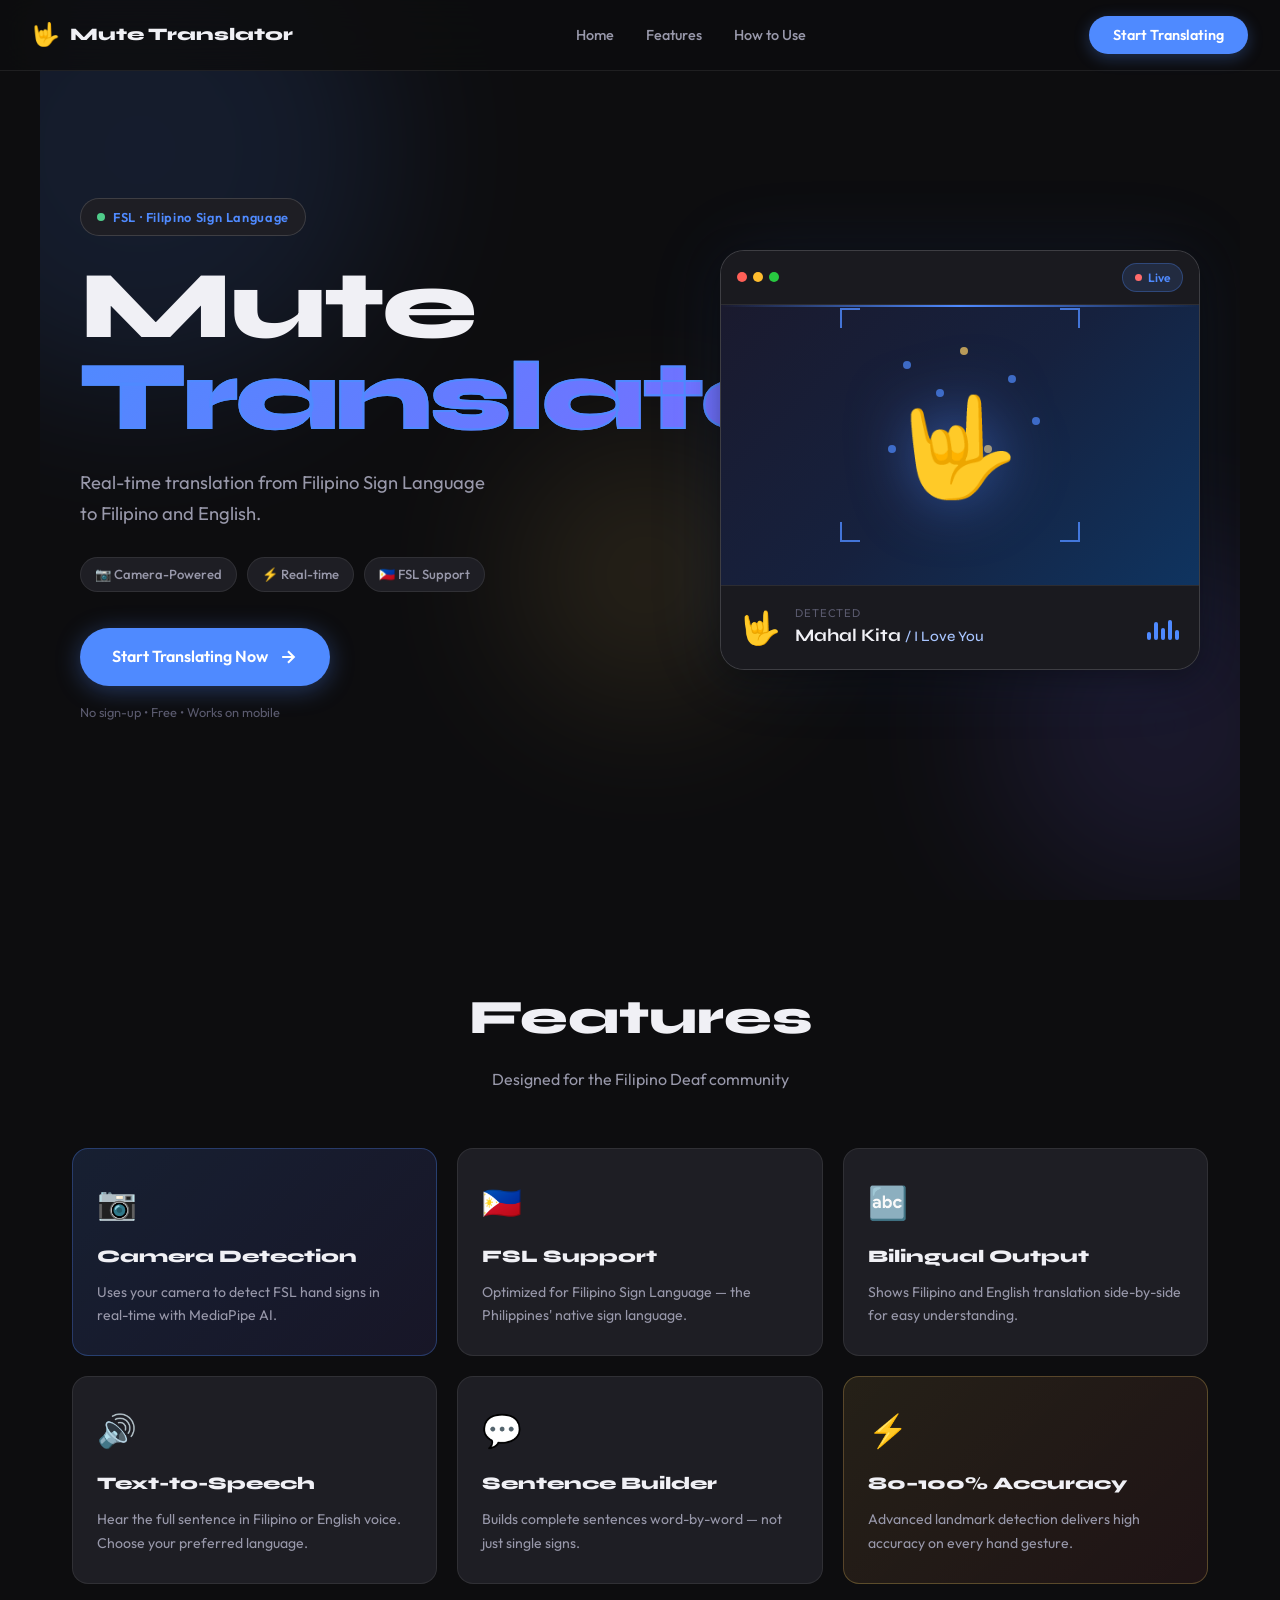
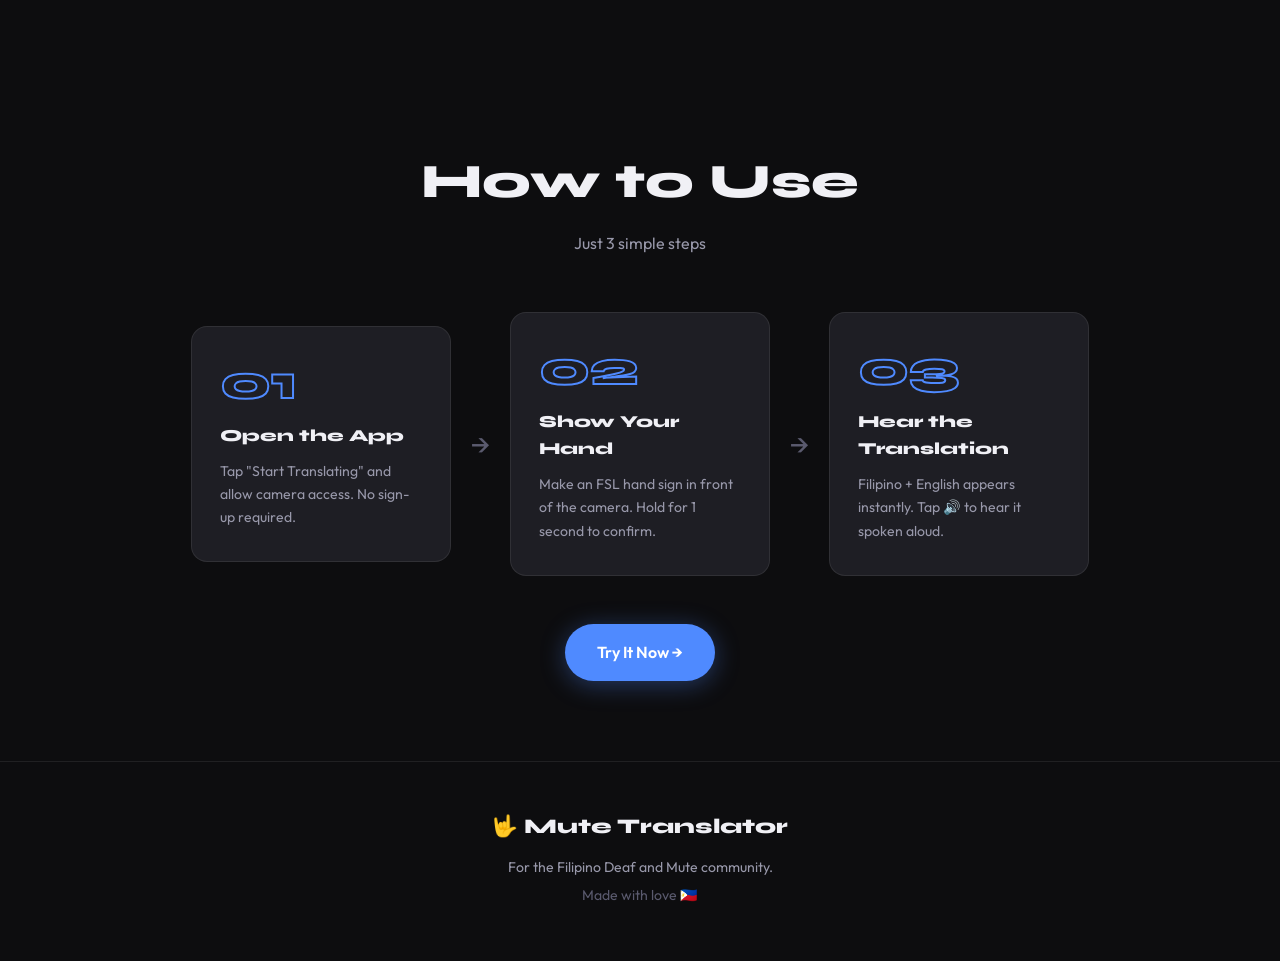
<file: index.html>
<!DOCTYPE html>
<html lang="en">
<head>
  <meta charset="UTF-8" />
  <meta name="viewport" content="width=device-width, initial-scale=1.0" />
  <title>Mute Translator — FSL to Filipino + English</title>
  <link rel="preconnect" href="https://fonts.googleapis.com" />
  <link rel="preconnect" href="https://fonts.gstatic.com" crossorigin />
  <link href="https://fonts.googleapis.com/css2?family=Syne:wght@700;800;900&family=Outfit:wght@300;400;500;600&display=swap" rel="stylesheet" />
  <link rel="stylesheet" href="css/style.css" />
  <link rel="stylesheet" href="css/landing.css" />
</head>
<body>

  <!-- NAV -->
  <nav class="navbar">
    <div class="nav-logo">
      <span class="nav-icon">🤟</span>
      <span class="nav-brand">Mute Translator</span>
    </div>
    <ul class="nav-links">
      <li><a href="#home">Home</a></li>
      <li><a href="#features">Features</a></li>
      <li><a href="#how">How to Use</a></li>
    </ul>
    <button class="nav-cta" onclick="window.location.href='app.html'">Start Translating</button>
    <button class="nav-hamburger" id="hamburger" aria-label="Menu">
      <span></span><span></span><span></span>
    </button>
  </nav>

  <!-- MOBILE MENU -->
  <div class="mobile-menu" id="mobileMenu">
    <a href="#home" onclick="closeMobile()">Home</a>
    <a href="#features" onclick="closeMobile()">Features</a>
    <a href="#how" onclick="closeMobile()">How to Use</a>
    <a href="app.html" class="mobile-cta">Start Translating →</a>
  </div>

  <!-- HERO -->
  <section class="hero" id="home">
    <div class="hero-bg">
      <div class="blob blob-1"></div>
      <div class="blob blob-2"></div>
      <div class="blob blob-3"></div>
    </div>
    <div class="hero-content">
      <div class="hero-badge">
        <span class="badge-dot"></span>
        FSL · Filipino Sign Language
      </div>
      <h1 class="hero-title">
        Mute<br/>
        <span class="title-accent">Translator</span>
      </h1>
      <p class="hero-sub">
        Real-time translation from Filipino Sign Language<br/>
        to Filipino and English.
      </p>
      <div class="hero-tags">
        <span>📷 Camera-Powered</span>
        <span>⚡ Real-time</span>
        <span>🇵🇭 FSL Support</span>
      </div>
      <a href="app.html" class="hero-btn">
        <span>Start Translating Now</span>
        <svg width="20" height="20" viewBox="0 0 24 24" fill="none" stroke="currentColor" stroke-width="2.5"><path d="M5 12h14M12 5l7 7-7 7"/></svg>
      </a>
      <p class="hero-note">No sign-up • Free • Works on mobile</p>
    </div>
    <div class="hero-visual">
      <div class="camera-card">
        <div class="camera-top">
          <div class="camera-dots">
            <span></span><span></span><span></span>
          </div>
          <div class="live-badge">
            <span class="live-dot"></span> Live
          </div>
        </div>
        <div class="camera-feed">
          <div class="scan-line"></div>
          <div class="hand-demo">
            <div class="hand-emoji">🤟</div>
            <div class="corner tl"></div>
            <div class="corner tr"></div>
            <div class="corner bl"></div>
            <div class="corner br"></div>
          </div>
          <div class="landmark-dots">
            <span style="top:30%;left:45%"></span>
            <span style="top:20%;left:38%"></span>
            <span style="top:15%;left:50%"></span>
            <span style="top:25%;left:60%"></span>
            <span style="top:40%;left:65%"></span>
            <span style="top:50%;left:55%"></span>
            <span style="top:55%;left:42%"></span>
            <span style="top:50%;left:35%"></span>
          </div>
        </div>
        <div class="detection-result">
          <div class="result-icon">🤟</div>
          <div class="result-text">
            <div class="result-label">Detected</div>
            <div class="result-main">Mahal Kita <span class="result-en">/ I Love You</span></div>
          </div>
          <div class="result-wave">
            <span></span><span></span><span></span><span></span><span></span>
          </div>
        </div>
      </div>
    </div>
  </section>

  <!-- FEATURES -->
  <section class="features" id="features">
    <div class="features-header">
      <h2>Features</h2>
      <p>Designed for the Filipino Deaf community</p>
    </div>
    <div class="features-grid">
      <div class="feat-card feat-primary">
        <div class="feat-icon">📷</div>
        <h3>Camera Detection</h3>
        <p>Uses your camera to detect FSL hand signs in real-time with MediaPipe AI.</p>
      </div>
      <div class="feat-card">
        <div class="feat-icon">🇵🇭</div>
        <h3>FSL Support</h3>
        <p>Optimized for Filipino Sign Language — the Philippines' native sign language.</p>
      </div>
      <div class="feat-card">
        <div class="feat-icon">🔤</div>
        <h3>Bilingual Output</h3>
        <p>Shows Filipino and English translation side-by-side for easy understanding.</p>
      </div>
      <div class="feat-card">
        <div class="feat-icon">🔊</div>
        <h3>Text-to-Speech</h3>
        <p>Hear the full sentence in Filipino or English voice. Choose your preferred language.</p>
      </div>
      <div class="feat-card">
        <div class="feat-icon">💬</div>
        <h3>Sentence Builder</h3>
        <p>Builds complete sentences word-by-word — not just single signs.</p>
      </div>
      <div class="feat-card feat-accent">
        <div class="feat-icon">⚡</div>
        <h3>80–100% Accuracy</h3>
        <p>Advanced landmark detection delivers high accuracy on every hand gesture.</p>
      </div>
    </div>
  </section>

  <!-- HOW IT WORKS -->
  <section class="how" id="how">
    <div class="how-header">
      <h2>How to Use</h2>
      <p>Just 3 simple steps</p>
    </div>
    <div class="how-steps">
      <div class="step">
        <div class="step-num">01</div>
        <div class="step-content">
          <h3>Open the App</h3>
          <p>Tap "Start Translating" and allow camera access. No sign-up required.</p>
        </div>
      </div>
      <div class="step-divider">→</div>
      <div class="step">
        <div class="step-num">02</div>
        <div class="step-content">
          <h3>Show Your Hand</h3>
          <p>Make an FSL hand sign in front of the camera. Hold for 1 second to confirm.</p>
        </div>
      </div>
      <div class="step-divider">→</div>
      <div class="step">
        <div class="step-num">03</div>
        <div class="step-content">
          <h3>Hear the Translation</h3>
          <p>Filipino + English appears instantly. Tap 🔊 to hear it spoken aloud.</p>
        </div>
      </div>
    </div>
    <div class="how-cta">
      <a href="app.html" class="hero-btn">Try It Now →</a>
    </div>
  </section>

  <!-- FOOTER -->
  <footer class="footer">
    <div class="footer-logo">🤟 Mute Translator</div>
    <p>For the Filipino Deaf and Mute community.</p>
    <p class="footer-note">Made with love 🇵🇭</p>
  </footer>

  <script src="js/main.js"></script>
</body>
</html>
</file>
<file: css/style.css>
/* ============================================
   MUTE TRANSLATOR — GLOBAL STYLES
   ============================================ */

:root {
  --bg: #0d0d0f;
  --bg2: #131316;
  --bg3: #1a1a1f;
  --card: #1e1e24;
  --card2: #252530;
  --border: rgba(255,255,255,0.08);
  --border2: rgba(255,255,255,0.14);

  --accent: #4f8aff;
  --accent2: #7b6bff;
  --accent3: #ff6b6b;
  --accent-glow: rgba(79,138,255,0.25);

  --fil: #ffd166;       /* Filipino text color */
  --en: #a8c5ff;        /* English text color */

  --text: #f0f0f5;
  --text2: #9898aa;
  --text3: #5a5a6e;

  --success: #4fcc8a;
  --warning: #ffb347;

  --radius: 16px;
  --radius-sm: 10px;
  --radius-lg: 24px;

  --font-display: 'Syne', sans-serif;
  --font-body: 'Outfit', sans-serif;

  --shadow: 0 8px 32px rgba(0,0,0,0.4);
  --shadow-accent: 0 4px 24px rgba(79,138,255,0.3);
}

/* RESET */
*, *::before, *::after {
  box-sizing: border-box;
  margin: 0;
  padding: 0;
}

html {
  scroll-behavior: smooth;
}

body {
  font-family: var(--font-body);
  background: var(--bg);
  color: var(--text);
  line-height: 1.6;
  overflow-x: hidden;
  -webkit-font-smoothing: antialiased;
}

/* SCROLLBAR */
::-webkit-scrollbar { width: 6px; }
::-webkit-scrollbar-track { background: var(--bg2); }
::-webkit-scrollbar-thumb { background: var(--card2); border-radius: 3px; }

/* ============================================
   NAVBAR
   ============================================ */
.navbar {
  position: fixed;
  top: 0; left: 0; right: 0;
  z-index: 100;
  display: flex;
  align-items: center;
  justify-content: space-between;
  padding: 16px 32px;
  background: rgba(13,13,15,0.85);
  backdrop-filter: blur(20px);
  -webkit-backdrop-filter: blur(20px);
  border-bottom: 1px solid var(--border);
}

.nav-logo {
  display: flex;
  align-items: center;
  gap: 10px;
  font-family: var(--font-display);
  font-weight: 800;
  font-size: 1.1rem;
  color: var(--text);
}

.nav-icon { font-size: 1.4rem; }

.nav-links {
  display: flex;
  list-style: none;
  gap: 32px;
}

.nav-links a {
  text-decoration: none;
  color: var(--text2);
  font-size: 0.9rem;
  font-weight: 500;
  transition: color 0.2s;
}

.nav-links a:hover { color: var(--text); }

.nav-cta {
  background: var(--accent);
  color: white;
  border: none;
  padding: 10px 24px;
  border-radius: 50px;
  font-family: var(--font-body);
  font-size: 0.9rem;
  font-weight: 600;
  cursor: pointer;
  transition: all 0.2s;
  box-shadow: 0 4px 16px rgba(79,138,255,0.3);
}

.nav-cta:hover {
  transform: translateY(-2px);
  box-shadow: 0 6px 24px rgba(79,138,255,0.45);
}

.nav-hamburger {
  display: none;
  flex-direction: column;
  gap: 5px;
  background: none;
  border: none;
  cursor: pointer;
  padding: 4px;
}

.nav-hamburger span {
  display: block;
  width: 24px;
  height: 2px;
  background: var(--text);
  border-radius: 2px;
  transition: all 0.3s;
}

/* MOBILE MENU */
.mobile-menu {
  display: none;
  position: fixed;
  top: 65px; left: 0; right: 0;
  z-index: 99;
  background: var(--bg2);
  border-bottom: 1px solid var(--border);
  flex-direction: column;
  padding: 16px 24px 24px;
  gap: 16px;
}

.mobile-menu.open { display: flex; }

.mobile-menu a {
  color: var(--text2);
  text-decoration: none;
  font-size: 1rem;
  font-weight: 500;
  padding: 8px 0;
  border-bottom: 1px solid var(--border);
}

.mobile-menu .mobile-cta {
  color: var(--accent);
  border: none;
  font-weight: 600;
  margin-top: 8px;
}

/* RESPONSIVE NAV */
@media (max-width: 768px) {
  .nav-links, .nav-cta { display: none; }
  .nav-hamburger { display: flex; }
  .navbar { padding: 14px 20px; }
}

/* HERO BTN */
.hero-btn {
  display: inline-flex;
  align-items: center;
  gap: 10px;
  background: var(--accent);
  color: white;
  text-decoration: none;
  padding: 16px 32px;
  border-radius: 50px;
  font-family: var(--font-body);
  font-size: 1rem;
  font-weight: 600;
  transition: all 0.25s;
  box-shadow: 0 4px 24px rgba(79,138,255,0.35);
}

.hero-btn:hover {
  transform: translateY(-3px);
  box-shadow: 0 8px 32px rgba(79,138,255,0.5);
}

/* SECTION SPACING */
section {
  padding: 80px 32px;
  max-width: 1200px;
  margin: 0 auto;
}

@media (max-width: 768px) {
  section { padding: 60px 20px; }
}
</file>
<file: css/landing.css>
/* ============================================
   LANDING PAGE STYLES
   ============================================ */

/* HERO */
.hero {
  min-height: 100vh;
  padding-top: 100px;
  display: flex;
  align-items: center;
  justify-content: space-between;
  gap: 48px;
  position: relative;
  max-width: 1200px;
  margin: 0 auto;
  padding-left: 40px;
  padding-right: 40px;
  overflow: hidden;
}

.hero-bg {
  position: absolute;
  inset: 0;
  pointer-events: none;
  z-index: 0;
}

.blob {
  position: absolute;
  border-radius: 50%;
  filter: blur(80px);
  opacity: 0.12;
}

.blob-1 {
  width: 500px; height: 500px;
  background: var(--accent);
  top: -100px; left: -150px;
  animation: blobMove 8s ease-in-out infinite;
}

.blob-2 {
  width: 350px; height: 350px;
  background: var(--accent2);
  bottom: 0; right: -100px;
  animation: blobMove 10s ease-in-out infinite reverse;
}

.blob-3 {
  width: 250px; height: 250px;
  background: var(--fil);
  top: 50%; left: 40%;
  animation: blobMove 12s ease-in-out infinite 2s;
}

@keyframes blobMove {
  0%, 100% { transform: translate(0,0) scale(1); }
  33% { transform: translate(20px,-20px) scale(1.05); }
  66% { transform: translate(-15px,15px) scale(0.95); }
}

.hero-content {
  flex: 1;
  max-width: 540px;
  position: relative;
  z-index: 1;
  animation: fadeUp 0.8s ease both;
}

.hero-badge {
  display: inline-flex;
  align-items: center;
  gap: 8px;
  background: var(--card);
  border: 1px solid var(--border2);
  padding: 8px 16px;
  border-radius: 50px;
  font-size: 0.8rem;
  font-weight: 600;
  color: var(--accent);
  letter-spacing: 0.05em;
  margin-bottom: 24px;
}

.badge-dot {
  width: 8px; height: 8px;
  background: var(--success);
  border-radius: 50%;
  animation: pulse 2s ease-in-out infinite;
}

.hero-title {
  font-family: var(--font-display);
  font-size: clamp(3.5rem, 8vw, 6rem);
  font-weight: 900;
  line-height: 0.95;
  color: var(--text);
  margin-bottom: 24px;
  letter-spacing: -0.02em;
}

.title-accent {
  color: transparent;
  -webkit-text-stroke: 2px var(--accent);
  background: linear-gradient(135deg, var(--accent), var(--accent2));
  -webkit-background-clip: text;
  -webkit-text-fill-color: transparent;
  background-clip: text;
}

.hero-sub {
  font-size: 1.15rem;
  color: var(--text2);
  margin-bottom: 28px;
  line-height: 1.7;
  font-weight: 400;
}

.hero-tags {
  display: flex;
  flex-wrap: wrap;
  gap: 10px;
  margin-bottom: 36px;
}

.hero-tags span {
  background: var(--card);
  border: 1px solid var(--border);
  padding: 6px 14px;
  border-radius: 50px;
  font-size: 0.82rem;
  font-weight: 500;
  color: var(--text2);
}

.hero-note {
  margin-top: 16px;
  font-size: 0.8rem;
  color: var(--text3);
}

/* CAMERA CARD VISUAL */
.hero-visual {
  flex: 1;
  max-width: 480px;
  position: relative;
  z-index: 1;
  animation: fadeUp 0.8s ease 0.2s both;
}

.camera-card {
  background: var(--card);
  border: 1px solid var(--border2);
  border-radius: var(--radius-lg);
  overflow: hidden;
  box-shadow: var(--shadow), 0 0 80px rgba(79,138,255,0.1);
}

.camera-top {
  display: flex;
  align-items: center;
  justify-content: space-between;
  padding: 12px 16px;
  background: var(--bg3);
  border-bottom: 1px solid var(--border);
}

.camera-dots {
  display: flex;
  gap: 6px;
}

.camera-dots span {
  width: 10px; height: 10px;
  border-radius: 50%;
  background: var(--border2);
}

.camera-dots span:nth-child(1) { background: #ff5f57; }
.camera-dots span:nth-child(2) { background: #febc2e; }
.camera-dots span:nth-child(3) { background: #28c840; }

.live-badge {
  display: flex;
  align-items: center;
  gap: 6px;
  background: rgba(79,138,255,0.15);
  border: 1px solid rgba(79,138,255,0.3);
  padding: 4px 12px;
  border-radius: 50px;
  font-size: 0.75rem;
  font-weight: 600;
  color: var(--accent);
}

.live-dot {
  width: 7px; height: 7px;
  background: var(--accent3);
  border-radius: 50%;
  animation: pulse 1.5s ease-in-out infinite;
}

.camera-feed {
  position: relative;
  height: 280px;
  background: linear-gradient(135deg, #1a1a2e, #16213e, #0f3460);
  display: flex;
  align-items: center;
  justify-content: center;
  overflow: hidden;
}

.scan-line {
  position: absolute;
  top: 0; left: 0; right: 0;
  height: 2px;
  background: linear-gradient(90deg, transparent, var(--accent), transparent);
  animation: scanDown 3s ease-in-out infinite;
}

@keyframes scanDown {
  0% { top: 0; opacity: 0; }
  10% { opacity: 1; }
  90% { opacity: 1; }
  100% { top: 100%; opacity: 0; }
}

.hand-demo {
  position: relative;
  z-index: 2;
}

.hand-emoji {
  font-size: 6rem;
  filter: drop-shadow(0 0 30px rgba(79,138,255,0.5));
  animation: handFloat 3s ease-in-out infinite;
}

@keyframes handFloat {
  0%, 100% { transform: translateY(0) rotate(-5deg); }
  50% { transform: translateY(-12px) rotate(5deg); }
}

.corner {
  position: absolute;
  width: 20px; height: 20px;
  border-color: var(--accent);
  border-style: solid;
  opacity: 0.8;
}

.corner.tl { top: -60px; left: -60px; border-width: 2px 0 0 2px; }
.corner.tr { top: -60px; right: -60px; border-width: 2px 2px 0 0; }
.corner.bl { bottom: -20px; left: -60px; border-width: 0 0 2px 2px; }
.corner.br { bottom: -20px; right: -60px; border-width: 0 2px 2px 0; }

.landmark-dots span {
  position: absolute;
  width: 8px; height: 8px;
  background: var(--accent);
  border-radius: 50%;
  opacity: 0.7;
  animation: dotPulse 2s ease-in-out infinite;
}

.landmark-dots span:nth-child(even) { animation-delay: 0.5s; }
.landmark-dots span:nth-child(3n) { background: var(--fil); animation-delay: 1s; }

@keyframes dotPulse {
  0%, 100% { transform: scale(1); opacity: 0.7; }
  50% { transform: scale(1.5); opacity: 1; }
}

.detection-result {
  display: flex;
  align-items: center;
  gap: 14px;
  padding: 16px 20px;
  background: var(--bg3);
  border-top: 1px solid var(--border);
}

.result-icon { font-size: 2rem; }

.result-text { flex: 1; }
.result-label { font-size: 0.7rem; color: var(--text3); text-transform: uppercase; letter-spacing: 0.08em; }
.result-main { font-size: 1.1rem; font-weight: 700; font-family: var(--font-display); }
.result-en { color: var(--en); font-size: 0.9rem; font-weight: 500; }

.result-wave {
  display: flex;
  align-items: flex-end;
  gap: 3px;
  height: 24px;
}

.result-wave span {
  width: 4px;
  background: var(--accent);
  border-radius: 2px;
  animation: wave 1s ease-in-out infinite;
}

.result-wave span:nth-child(1) { height: 8px; animation-delay: 0s; }
.result-wave span:nth-child(2) { height: 18px; animation-delay: 0.1s; }
.result-wave span:nth-child(3) { height: 12px; animation-delay: 0.2s; }
.result-wave span:nth-child(4) { height: 20px; animation-delay: 0.3s; }
.result-wave span:nth-child(5) { height: 10px; animation-delay: 0.4s; }

@keyframes wave {
  0%, 100% { transform: scaleY(1); }
  50% { transform: scaleY(0.4); }
}

/* FEATURES */
.features {
  padding-top: 80px;
}

.features-header, .how-header {
  text-align: center;
  margin-bottom: 56px;
}

.features-header h2, .how-header h2 {
  font-family: var(--font-display);
  font-size: clamp(2rem, 4vw, 3rem);
  font-weight: 900;
  margin-bottom: 10px;
}

.features-header p, .how-header p {
  color: var(--text2);
  font-size: 1rem;
}

.features-grid {
  display: grid;
  grid-template-columns: repeat(3, 1fr);
  gap: 20px;
}

.feat-card {
  background: var(--card);
  border: 1px solid var(--border);
  border-radius: var(--radius);
  padding: 28px 24px;
  transition: all 0.3s;
}

.feat-card:hover {
  border-color: var(--border2);
  transform: translateY(-4px);
  box-shadow: var(--shadow);
}

.feat-card.feat-primary {
  background: linear-gradient(135deg, rgba(79,138,255,0.15), rgba(123,107,255,0.1));
  border-color: rgba(79,138,255,0.3);
  grid-column: span 1;
}

.feat-card.feat-accent {
  background: linear-gradient(135deg, rgba(255,209,102,0.1), rgba(255,107,107,0.08));
  border-color: rgba(255,209,102,0.25);
}

.feat-icon { font-size: 2rem; margin-bottom: 14px; }

.feat-card h3 {
  font-family: var(--font-display);
  font-size: 1.1rem;
  font-weight: 800;
  margin-bottom: 10px;
}

.feat-card p {
  color: var(--text2);
  font-size: 0.88rem;
  line-height: 1.65;
}

/* HOW IT WORKS */
.how-steps {
  display: flex;
  align-items: center;
  gap: 20px;
  justify-content: center;
  flex-wrap: wrap;
}

.step {
  background: var(--card);
  border: 1px solid var(--border);
  border-radius: var(--radius);
  padding: 32px 28px;
  max-width: 260px;
  flex: 1;
}

.step-num {
  font-family: var(--font-display);
  font-size: 3rem;
  font-weight: 900;
  color: transparent;
  -webkit-text-stroke: 2px var(--accent);
  line-height: 1;
  margin-bottom: 16px;
}

.step h3 {
  font-family: var(--font-display);
  font-size: 1.05rem;
  font-weight: 800;
  margin-bottom: 10px;
}

.step p { color: var(--text2); font-size: 0.88rem; line-height: 1.65; }

.step-divider {
  font-size: 1.8rem;
  color: var(--text3);
  flex-shrink: 0;
}

.how-cta {
  text-align: center;
  margin-top: 48px;
}

/* FOOTER */
.footer {
  text-align: center;
  padding: 48px 24px;
  border-top: 1px solid var(--border);
  color: var(--text2);
}

.footer-logo {
  font-family: var(--font-display);
  font-size: 1.3rem;
  font-weight: 800;
  color: var(--text);
  margin-bottom: 12px;
}

.footer p { font-size: 0.88rem; margin-bottom: 6px; }
.footer-note { color: var(--text3); font-size: 0.8rem; }

/* ANIMATIONS */
@keyframes fadeUp {
  from { opacity: 0; transform: translateY(30px); }
  to { opacity: 1; transform: translateY(0); }
}

@keyframes pulse {
  0%, 100% { opacity: 1; transform: scale(1); }
  50% { opacity: 0.5; transform: scale(0.85); }
}

/* RESPONSIVE */
@media (max-width: 900px) {
  .hero {
    flex-direction: column;
    text-align: center;
    padding-top: 100px;
    min-height: auto;
    padding-bottom: 60px;
  }
  .hero-tags { justify-content: center; }
  .hero-visual { max-width: 100%; width: 100%; }
  .features-grid { grid-template-columns: repeat(2, 1fr); }
}

@media (max-width: 600px) {
  .features-grid { grid-template-columns: 1fr; }
  .how-steps { flex-direction: column; align-items: stretch; }
  .step-divider { transform: rotate(90deg); text-align: center; }
  .hero-title { font-size: 3.2rem; }
  .camera-feed { height: 200px; }
  .hand-emoji { font-size: 4rem; }
}
</file>
